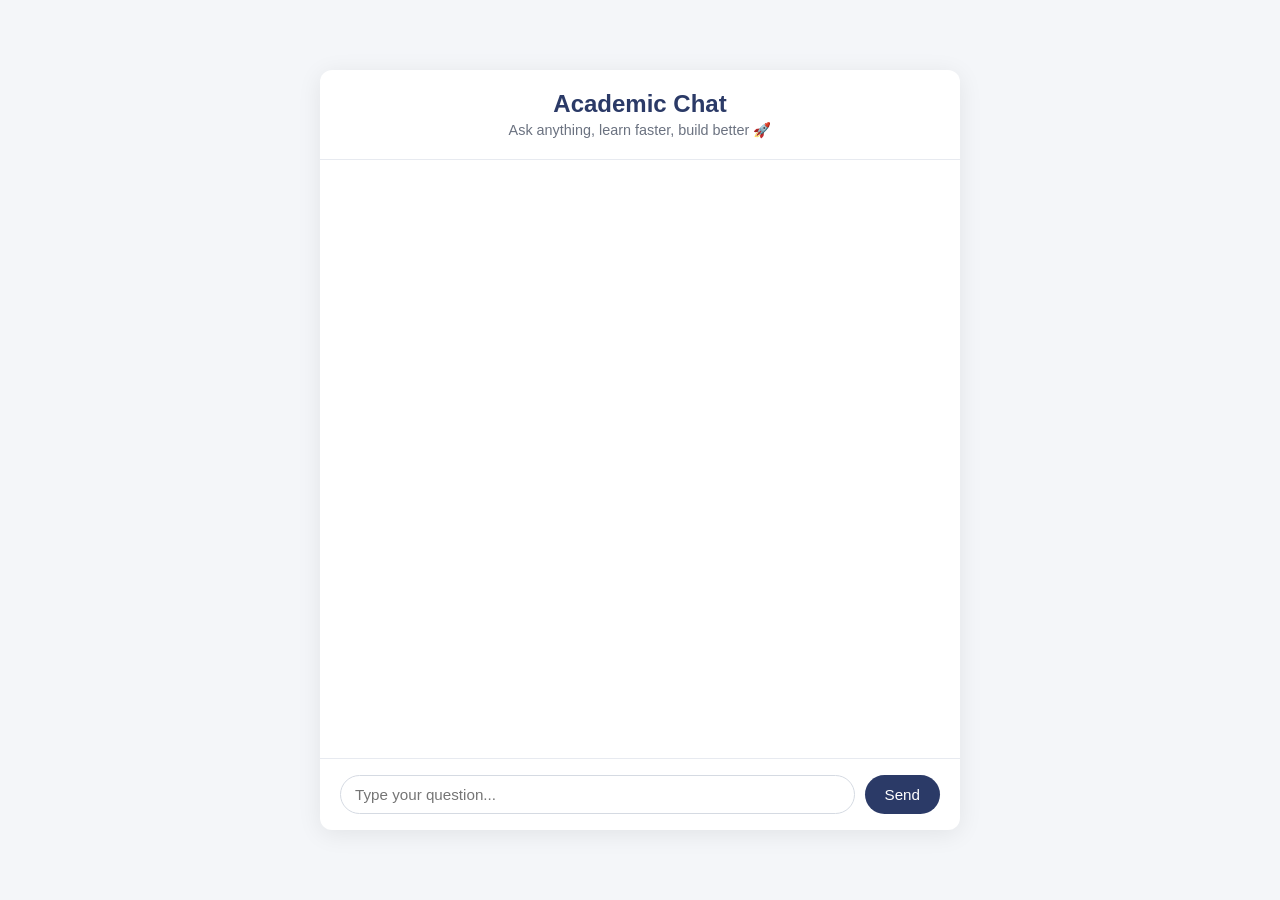
<file: frontend/index.html>
<!DOCTYPE html>
<html lang="en">
<head>
  <meta charset="UTF-8" />
  <meta name="viewport" content="width=device-width, initial-scale=1.0" />
  <title>Academic Chat</title>
  <link rel="stylesheet" href="style.css" />
</head>
<body>
  <div class="chat-app">
    <header class="chat-header">
      <h1>Academic Chat</h1>
      <p class="tagline">Ask anything, learn faster, build better 🚀</p>
    </header>

    <main class="chat-window" id="chat-window" aria-live="polite">
      <!-- Message bubbles are inserted here by script.js -->
    </main>

    <p class="error-message" id="error-message" hidden></p>

    <form class="chat-input-area" id="chat-form">
      <input
        type="text"
        id="chat-input"
        placeholder="Type your question..."
        autocomplete="off"
        required
      />
      <button type="submit" id="send-button">Send</button>
    </form>
  </div>

  <script src="script.js"></script>
</body>
</html>
</file>
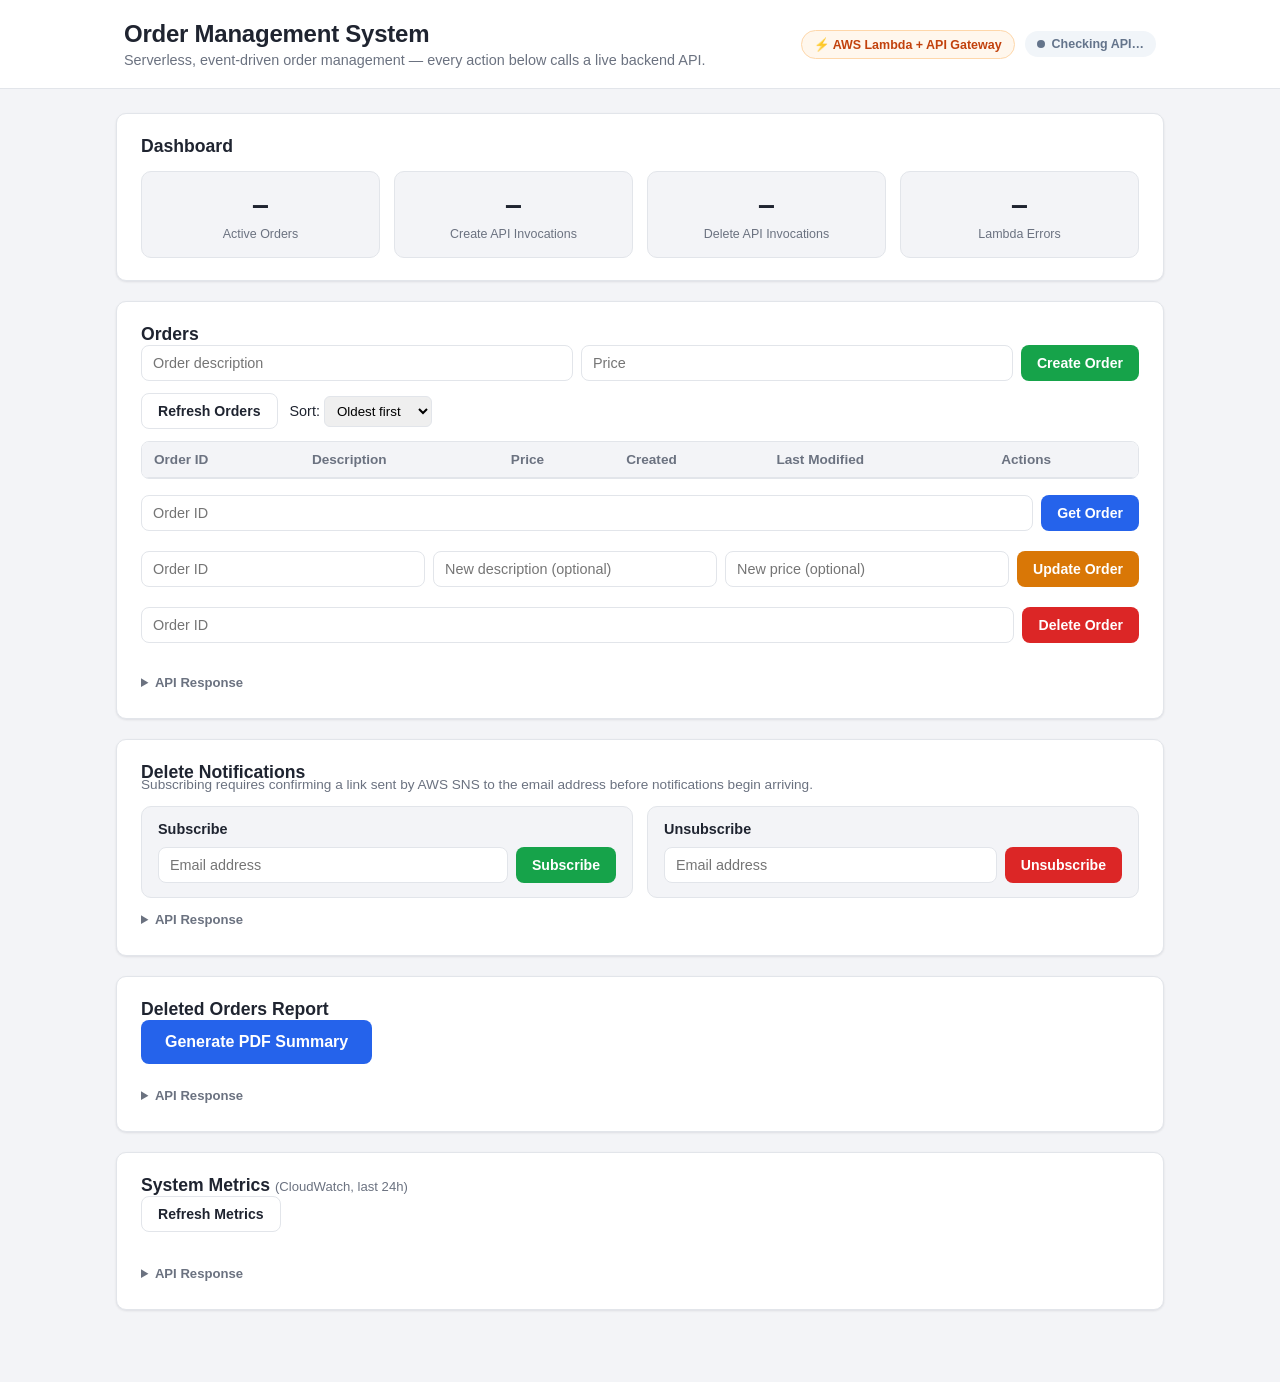
<file: AWS-Final-Project-Order-Management/frontend/index.html>
<!DOCTYPE html>
<html lang="en">
<head>
  <meta charset="UTF-8" />
  <meta name="viewport" content="width=device-width, initial-scale=1.0" />
  <title>Order Management System</title>
  <link rel="stylesheet" href="style.css" />
</head>
<body>
  <div id="toast-container" class="toast-container" aria-live="polite"></div>

  <header>
    <div class="header-inner">
      <div>
        <h1>Order Management System</h1>
        <p class="subtitle">Serverless, event-driven order management — every action below calls a live backend API.</p>
      </div>
      <div class="badges">
        <span class="badge badge-aws">⚡ AWS Lambda + API Gateway</span>
        <span id="api-status-badge" class="status-badge status-unknown"><span class="status-dot"></span> Checking API…</span>
      </div>
    </div>
  </header>

  <main>
    <!-- Dashboard summary -->
    <section class="panel dashboard-panel">
      <h2>Dashboard</h2>
      <div class="stat-grid">
        <div class="stat-card">
          <div class="stat-value" id="summary-total-orders">–</div>
          <div class="stat-label">Active Orders</div>
        </div>
        <div class="stat-card">
          <div class="stat-value" id="summary-create-invocations">–</div>
          <div class="stat-label">Create API Invocations</div>
        </div>
        <div class="stat-card">
          <div class="stat-value" id="summary-delete-invocations">–</div>
          <div class="stat-label">Delete API Invocations</div>
        </div>
        <div class="stat-card">
          <div class="stat-value" id="summary-lambda-errors">–</div>
          <div class="stat-label">Lambda Errors</div>
        </div>
      </div>
    </section>

    <!-- Orders -->
    <section class="panel" id="orders-panel">
      <div class="panel-header">
        <h2>Orders</h2>
        <span id="orders-status" class="status-pill" hidden></span>
      </div>

      <form id="create-order-form" class="inline-form">
        <input type="text" id="create-description" placeholder="Order description" required />
        <input type="number" id="create-price" placeholder="Price" step="0.01" required />
        <button type="submit" class="btn btn-success">Create Order</button>
      </form>

      <div class="toolbar">
        <button id="refresh-orders" class="btn btn-secondary">Refresh Orders</button>
        <label>
          Sort:
          <select id="orders-sort">
            <option value="asc">Oldest first</option>
            <option value="desc">Newest first</option>
          </select>
        </label>
      </div>

      <div class="table-scroll">
        <table id="orders-table">
          <thead>
            <tr>
              <th>Order ID</th>
              <th>Description</th>
              <th>Price</th>
              <th>Created</th>
              <th>Last Modified</th>
              <th>Actions</th>
            </tr>
          </thead>
          <tbody id="orders-table-body"></tbody>
        </table>
      </div>

      <div class="detail-forms">
        <form id="get-order-form" class="inline-form">
          <input type="text" id="get-order-id" placeholder="Order ID" required />
          <button type="submit" class="btn btn-primary">Get Order</button>
        </form>

        <form id="update-order-form" class="inline-form">
          <input type="text" id="update-order-id" placeholder="Order ID" required />
          <input type="text" id="update-description" placeholder="New description (optional)" />
          <input type="number" id="update-price" placeholder="New price (optional)" step="0.01" />
          <button type="submit" class="btn btn-warning">Update Order</button>
        </form>

        <form id="delete-order-form" class="inline-form">
          <input type="text" id="delete-order-id" placeholder="Order ID" required />
          <button type="submit" class="btn btn-danger">Delete Order</button>
        </form>
      </div>

      <details class="api-response">
        <summary>API Response</summary>
        <pre class="result" id="orders-result">No action performed yet.</pre>
      </details>
    </section>

    <!-- Notifications -->
    <section class="panel" id="notifications-panel">
      <div class="panel-header">
        <h2>Delete Notifications</h2>
        <span id="notifications-status" class="status-pill" hidden></span>
      </div>
      <p class="hint-text">Subscribing requires confirming a link sent by AWS SNS to the email address before notifications begin arriving.</p>

      <div class="notification-cards">
        <div class="sub-card">
          <h3>Subscribe</h3>
          <form id="subscribe-form" class="inline-form">
            <input type="email" id="subscribe-email" placeholder="Email address" required />
            <button type="submit" class="btn btn-success">Subscribe</button>
          </form>
        </div>
        <div class="sub-card">
          <h3>Unsubscribe</h3>
          <form id="unsubscribe-form" class="inline-form">
            <input type="email" id="unsubscribe-email" placeholder="Email address" required />
            <button type="submit" class="btn btn-danger">Unsubscribe</button>
          </form>
        </div>
      </div>

      <details class="api-response">
        <summary>API Response</summary>
        <pre class="result" id="notifications-result">No action performed yet.</pre>
      </details>
    </section>

    <!-- Reports -->
    <section class="panel" id="reports-panel">
      <div class="panel-header">
        <h2>Deleted Orders Report</h2>
        <span id="reports-status" class="status-pill" hidden></span>
      </div>
      <button id="generate-summary" class="btn btn-primary btn-lg">Generate PDF Summary</button>
      <div id="reports-summary-info" class="summary-info" hidden>
        <span id="reports-deleted-count"></span>
        <a id="reports-download-link" class="btn btn-success" target="_blank" rel="noopener noreferrer" hidden>Download PDF</a>
      </div>

      <details class="api-response">
        <summary>API Response</summary>
        <pre class="result" id="reports-result">No action performed yet.</pre>
      </details>
    </section>

    <!-- Metrics -->
    <section class="panel" id="metrics-panel">
      <div class="panel-header">
        <h2>System Metrics <span class="hint">(CloudWatch, last 24h)</span></h2>
        <span id="metrics-status" class="status-pill" hidden></span>
      </div>
      <button id="refresh-metrics" class="btn btn-secondary">Refresh Metrics</button>
      <div class="metrics-grid" id="metrics-grid"></div>

      <details class="api-response">
        <summary>API Response</summary>
        <pre class="result" id="metrics-result">No action performed yet.</pre>
      </details>
    </section>
  </main>

  <script src="script.js"></script>
</body>
</html>
</file>
<file: frontend/style.css>
* {
  box-sizing: border-box;
}

body {
  margin: 0;
  min-height: 100vh;
  display: flex;
  justify-content: center;
  align-items: center;
  background: #f4f6f9;
  font-family: "Segoe UI", Roboto, Helvetica, Arial, sans-serif;
  color: #1a1a2e;
}

.chat-app {
  width: 100%;
  max-width: 640px;
  height: 90vh;
  max-height: 760px;
  background: #ffffff;
  border-radius: 12px;
  box-shadow: 0 4px 24px rgba(0, 0, 0, 0.08);
  display: flex;
  flex-direction: column;
  overflow: hidden;
}

.chat-header {
  padding: 20px 24px;
  border-bottom: 1px solid #e7eaf0;
  text-align: center;
}

.chat-header h1 {
  margin: 0;
  font-size: 1.5rem;
  color: #2b3a67;
}

.chat-header .tagline {
  margin: 4px 0 0;
  font-size: 0.9rem;
  color: #6b7280;
}

.chat-window {
  flex: 1;
  padding: 20px;
  overflow-y: auto;
  display: flex;
  flex-direction: column;
  gap: 12px;
}

.message {
  max-width: 75%;
  padding: 10px 14px;
  border-radius: 14px;
  line-height: 1.4;
  font-size: 0.95rem;
  white-space: pre-wrap;
  word-wrap: break-word;
}

.message.user {
  align-self: flex-end;
  background: #2b3a67;
  color: #ffffff;
  border-bottom-right-radius: 4px;
}

.message.assistant {
  align-self: flex-start;
  background: #eef1f7;
  color: #1a1a2e;
  border-bottom-left-radius: 4px;
}

.message.loading {
  align-self: flex-start;
  background: #eef1f7;
  color: #6b7280;
  font-style: italic;
}

.error-message {
  margin: 0 20px;
  padding: 8px 12px;
  background: #fdecea;
  color: #b3261e;
  border-radius: 8px;
  font-size: 0.85rem;
}

.chat-input-area {
  display: flex;
  gap: 10px;
  padding: 16px 20px;
  border-top: 1px solid #e7eaf0;
}

#chat-input {
  flex: 1;
  padding: 10px 14px;
  border: 1px solid #d5dae2;
  border-radius: 20px;
  font-size: 0.95rem;
  outline: none;
}

#chat-input:focus {
  border-color: #2b3a67;
}

#send-button {
  padding: 10px 20px;
  border: none;
  border-radius: 20px;
  background: #2b3a67;
  color: #ffffff;
  font-size: 0.95rem;
  cursor: pointer;
}

#send-button:hover {
  background: #1f2a4d;
}

#send-button:disabled {
  background: #a0a7bb;
  cursor: not-allowed;
}
</file>
<file: AWS-Final-Project-Order-Management/frontend/style.css>
:root {
  --bg: #f3f4f7;
  --panel-bg: #ffffff;
  --border: #e2e5ea;
  --text: #1f2430;
  --muted: #6b7280;
  --accent: #2563eb;
  --accent-dark: #1d4ed8;
  --success: #16a34a;
  --success-bg: #f0fdf4;
  --warning: #d97706;
  --warning-bg: #fffbeb;
  --danger: #dc2626;
  --danger-bg: #fef2f2;
  --shadow-sm: 0 1px 2px rgba(16, 24, 40, 0.04), 0 1px 3px rgba(16, 24, 40, 0.06);
  --shadow-md: 0 4px 10px rgba(16, 24, 40, 0.08);
  --radius: 10px;
}

* {
  box-sizing: border-box;
}

body {
  margin: 0;
  font-family: -apple-system, BlinkMacSystemFont, "Segoe UI", Roboto, sans-serif;
  background: var(--bg);
  color: var(--text);
  -webkit-font-smoothing: antialiased;
}

/* ---------- Header ---------- */

header {
  background: var(--panel-bg);
  border-bottom: 1px solid var(--border);
}

.header-inner {
  max-width: 1080px;
  margin: 0 auto;
  padding: 20px 24px;
  display: flex;
  align-items: center;
  justify-content: space-between;
  gap: 16px;
  flex-wrap: wrap;
}

header h1 {
  margin: 0 0 4px;
  font-size: 1.5rem;
  letter-spacing: -0.01em;
}

.subtitle {
  margin: 0;
  color: var(--muted);
  font-size: 0.9rem;
}

.badges {
  display: flex;
  align-items: center;
  gap: 10px;
  flex-wrap: wrap;
}

.badge {
  display: inline-flex;
  align-items: center;
  gap: 6px;
  padding: 6px 12px;
  border-radius: 999px;
  font-size: 0.78rem;
  font-weight: 600;
  white-space: nowrap;
}

.badge-aws {
  background: #fff7ed;
  color: #c2410c;
  border: 1px solid #fed7aa;
}

.status-badge {
  display: inline-flex;
  align-items: center;
  gap: 7px;
  padding: 6px 12px;
  border-radius: 999px;
  font-size: 0.78rem;
  font-weight: 600;
}

.status-dot {
  width: 8px;
  height: 8px;
  border-radius: 50%;
  background: currentColor;
  flex-shrink: 0;
}

.status-unknown { background: #f1f5f9; color: #64748b; }
.status-online { background: var(--success-bg); color: var(--success); }
.status-offline { background: var(--danger-bg); color: var(--danger); }

/* ---------- Layout ---------- */

main {
  max-width: 1080px;
  margin: 24px auto;
  padding: 0 16px 48px;
  display: flex;
  flex-direction: column;
  gap: 20px;
}

.panel {
  background: var(--panel-bg);
  border: 1px solid var(--border);
  border-radius: var(--radius);
  padding: 22px 24px;
  box-shadow: var(--shadow-sm);
}

.panel-header {
  display: flex;
  align-items: center;
  justify-content: space-between;
  gap: 12px;
  flex-wrap: wrap;
}

.panel h2 {
  margin-top: 0;
  margin-bottom: 14px;
  font-size: 1.1rem;
  font-weight: 700;
}

.panel-header h2 {
  margin-bottom: 0;
}

.hint {
  color: var(--muted);
  font-weight: normal;
  font-size: 0.82rem;
}

.hint-text {
  color: var(--muted);
  font-size: 0.85rem;
  margin: -6px 0 14px;
}

/* ---------- Status pill (per-section last-call status) ---------- */

.status-pill {
  padding: 4px 10px;
  border-radius: 999px;
  font-size: 0.75rem;
  font-weight: 700;
}

.status-pill.ok { background: var(--success-bg); color: var(--success); }
.status-pill.err { background: var(--danger-bg); color: var(--danger); }

/* ---------- Dashboard summary cards ---------- */

.stat-grid {
  display: grid;
  grid-template-columns: repeat(auto-fit, minmax(180px, 1fr));
  gap: 14px;
}

.stat-card {
  background: var(--bg);
  border: 1px solid var(--border);
  border-radius: var(--radius);
  padding: 16px;
  text-align: center;
  transition: box-shadow 0.15s ease;
}

.stat-card:hover {
  box-shadow: var(--shadow-md);
}

.stat-value {
  font-size: 1.9rem;
  font-weight: 800;
  color: var(--text);
  line-height: 1.1;
}

.stat-label {
  font-size: 0.78rem;
  color: var(--muted);
  margin-top: 6px;
}

/* ---------- Forms & buttons ---------- */

.inline-form {
  display: flex;
  flex-wrap: wrap;
  gap: 8px;
  margin-bottom: 12px;
}

.inline-form input {
  flex: 1;
  min-width: 140px;
  padding: 9px 11px;
  border: 1px solid var(--border);
  border-radius: 8px;
  font-size: 0.9rem;
  background: #fff;
}

.inline-form input:focus {
  outline: 2px solid var(--accent);
  outline-offset: 1px;
}

.btn {
  padding: 9px 16px;
  border: none;
  border-radius: 8px;
  font-size: 0.88rem;
  font-weight: 600;
  cursor: pointer;
  transition: filter 0.1s ease, transform 0.05s ease;
  color: #fff;
}

.btn:hover { filter: brightness(0.94); }
.btn:active { transform: translateY(1px); }

.btn-primary { background: var(--accent); }
.btn-primary:hover { background: var(--accent-dark); }
.btn-success { background: var(--success); }
.btn-warning { background: var(--warning); }
.btn-danger { background: var(--danger); }
.btn-secondary { background: #fff; color: var(--text); border: 1px solid var(--border); }
.btn-secondary:hover { background: var(--bg); }

.btn-lg {
  padding: 13px 24px;
  font-size: 1rem;
}

.toolbar {
  display: flex;
  align-items: center;
  gap: 12px;
  margin-bottom: 12px;
  font-size: 0.9rem;
  flex-wrap: wrap;
}

.toolbar select {
  padding: 6px 8px;
  border-radius: 6px;
  border: 1px solid var(--border);
}

/* ---------- Orders table ---------- */

.table-scroll {
  overflow-x: auto;
  margin-bottom: 16px;
  border: 1px solid var(--border);
  border-radius: 8px;
}

table {
  width: 100%;
  border-collapse: collapse;
  font-size: 0.85rem;
  min-width: 560px;
}

th, td {
  text-align: left;
  padding: 10px 12px;
}

th {
  color: var(--muted);
  font-weight: 600;
  background: var(--bg);
  border-bottom: 1px solid var(--border);
}

tbody tr {
  border-bottom: 1px solid var(--border);
}

tbody tr:last-child {
  border-bottom: none;
}

tbody tr:nth-child(even) {
  background: #fafbfc;
}

tbody tr:hover {
  background: #eef2ff;
}

.detail-forms {
  display: flex;
  flex-direction: column;
  gap: 8px;
  margin-bottom: 14px;
}

/* ---------- Notifications ---------- */

.notification-cards {
  display: grid;
  grid-template-columns: repeat(auto-fit, minmax(220px, 1fr));
  gap: 14px;
  margin-bottom: 8px;
}

.sub-card {
  background: var(--bg);
  border: 1px solid var(--border);
  border-radius: var(--radius);
  padding: 14px 16px;
}

.sub-card h3 {
  margin: 0 0 10px;
  font-size: 0.9rem;
  font-weight: 700;
}

.sub-card .inline-form {
  margin-bottom: 0;
}

/* ---------- Reports ---------- */

.summary-info {
  margin-top: 14px;
  display: flex;
  align-items: center;
  gap: 12px;
  flex-wrap: wrap;
  font-size: 0.88rem;
  color: var(--muted);
}

.summary-info a.btn {
  text-decoration: none;
}

/* ---------- Metrics ---------- */

.metrics-grid {
  display: grid;
  grid-template-columns: repeat(auto-fit, minmax(180px, 1fr));
  gap: 14px;
  margin: 14px 0;
}

.metric-tile {
  background: var(--bg);
  border: 1px solid var(--border);
  border-radius: var(--radius);
  padding: 14px;
}

.metric-tile .value {
  font-size: 1.5rem;
  font-weight: 800;
}

.metric-tile .label {
  font-size: 0.75rem;
  color: var(--muted);
  margin-top: 2px;
  margin-bottom: 10px;
}

.metric-bar {
  height: 6px;
  background: var(--border);
  border-radius: 999px;
  overflow: hidden;
}

.metric-bar-fill {
  height: 100%;
  background: var(--accent);
  border-radius: 999px;
  transition: width 0.3s ease;
}

.metric-tile.has-errors .metric-bar-fill {
  background: var(--danger);
}

/* ---------- Collapsible raw API response ---------- */

.api-response {
  margin-top: 4px;
}

.api-response summary {
  cursor: pointer;
  font-size: 0.82rem;
  font-weight: 600;
  color: var(--muted);
  padding: 6px 0;
  user-select: none;
}

.api-response summary:hover {
  color: var(--text);
}

.result {
  background: #0f172a;
  color: #e2e8f0;
  padding: 12px 14px;
  border-radius: 8px;
  font-size: 0.8rem;
  overflow-x: auto;
  white-space: pre-wrap;
  word-break: break-word;
  max-height: 260px;
  overflow-y: auto;
  margin-top: 6px;
}

/* ---------- Toasts ---------- */

.toast-container {
  position: fixed;
  top: 16px;
  right: 16px;
  display: flex;
  flex-direction: column;
  gap: 8px;
  z-index: 1000;
  max-width: 320px;
}

.toast {
  padding: 12px 14px;
  border-radius: 8px;
  font-size: 0.85rem;
  font-weight: 600;
  color: #fff;
  box-shadow: var(--shadow-md);
  animation: toast-in 0.15s ease;
}

.toast-success { background: var(--success); }
.toast-error { background: var(--danger); }

@keyframes toast-in {
  from { opacity: 0; transform: translateY(-6px); }
  to { opacity: 1; transform: translateY(0); }
}

/* ---------- Responsive ---------- */

@media (max-width: 640px) {
  .header-inner {
    flex-direction: column;
    align-items: flex-start;
  }

  .panel {
    padding: 16px;
  }

  .btn {
    width: 100%;
  }

  .inline-form {
    flex-direction: column;
  }

  .inline-form input {
    width: 100%;
  }

  .toolbar {
    flex-direction: column;
    align-items: flex-start;
  }
}
</file>
